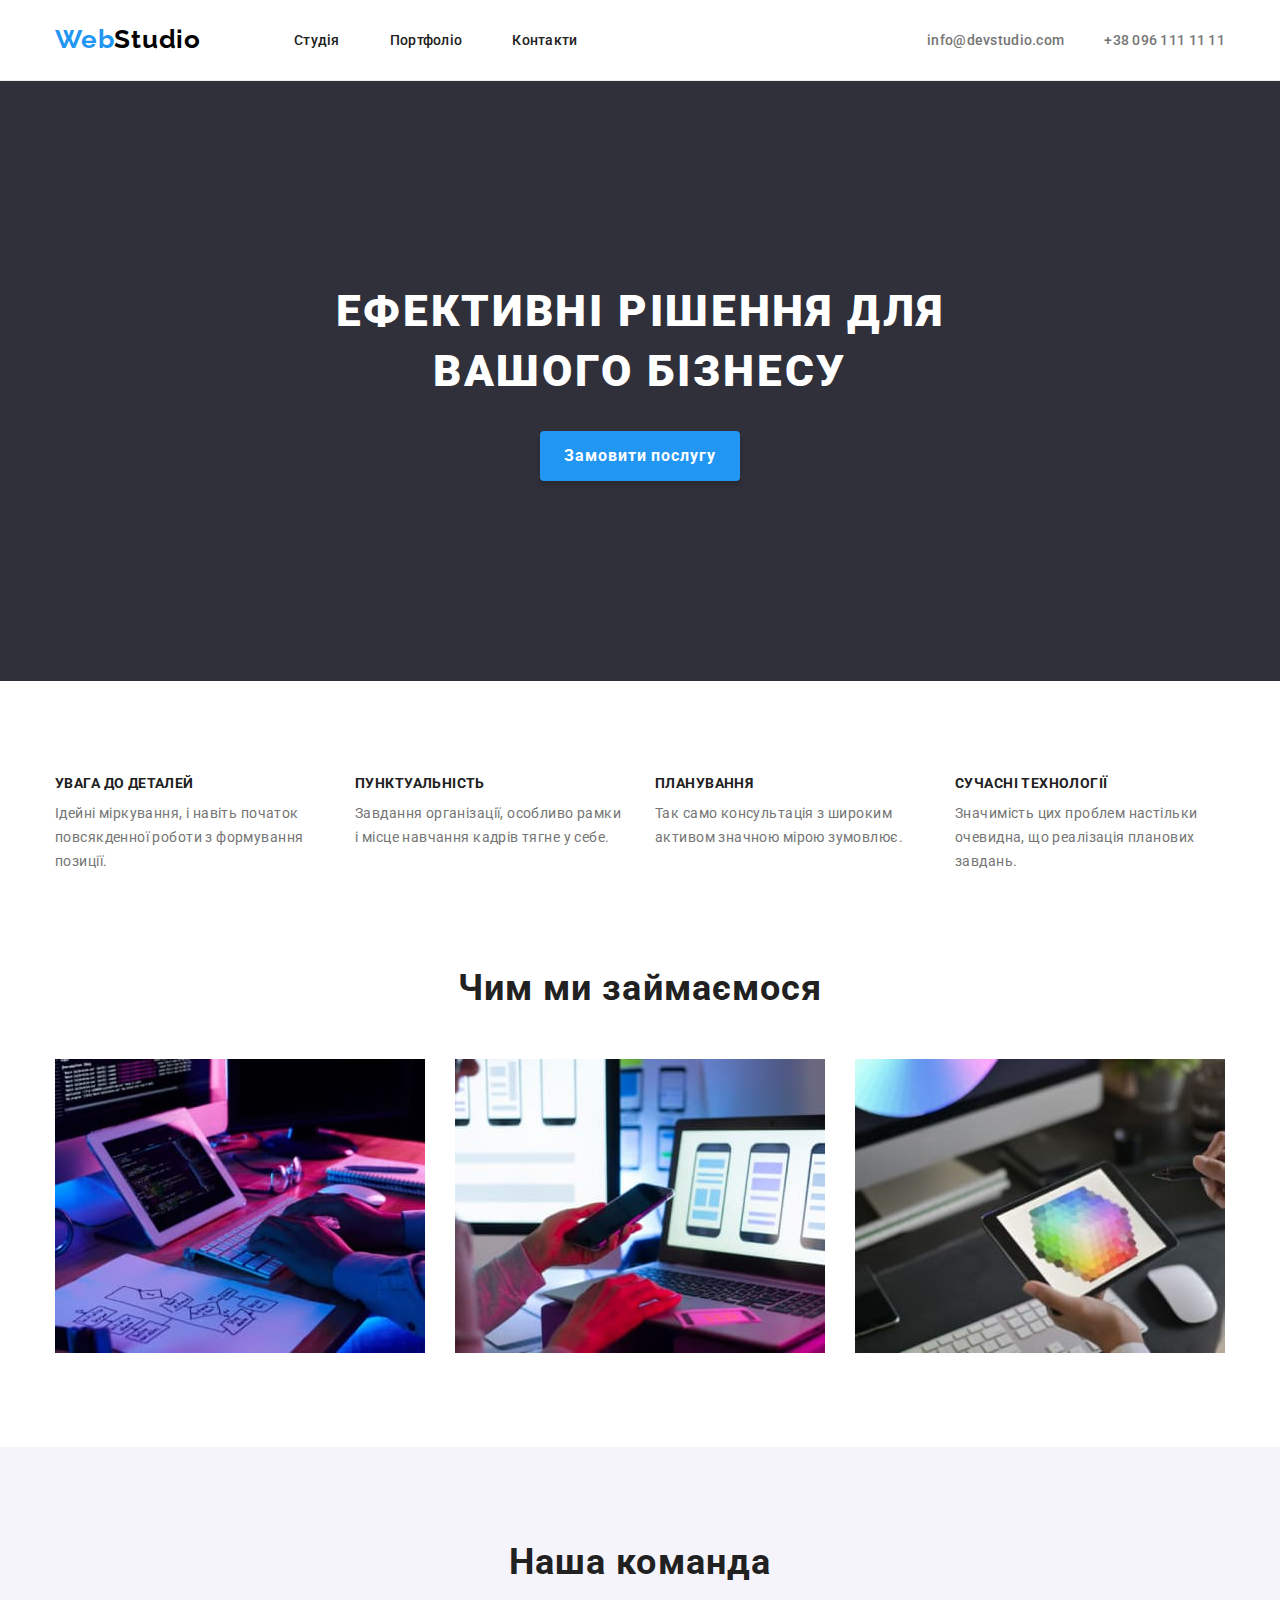
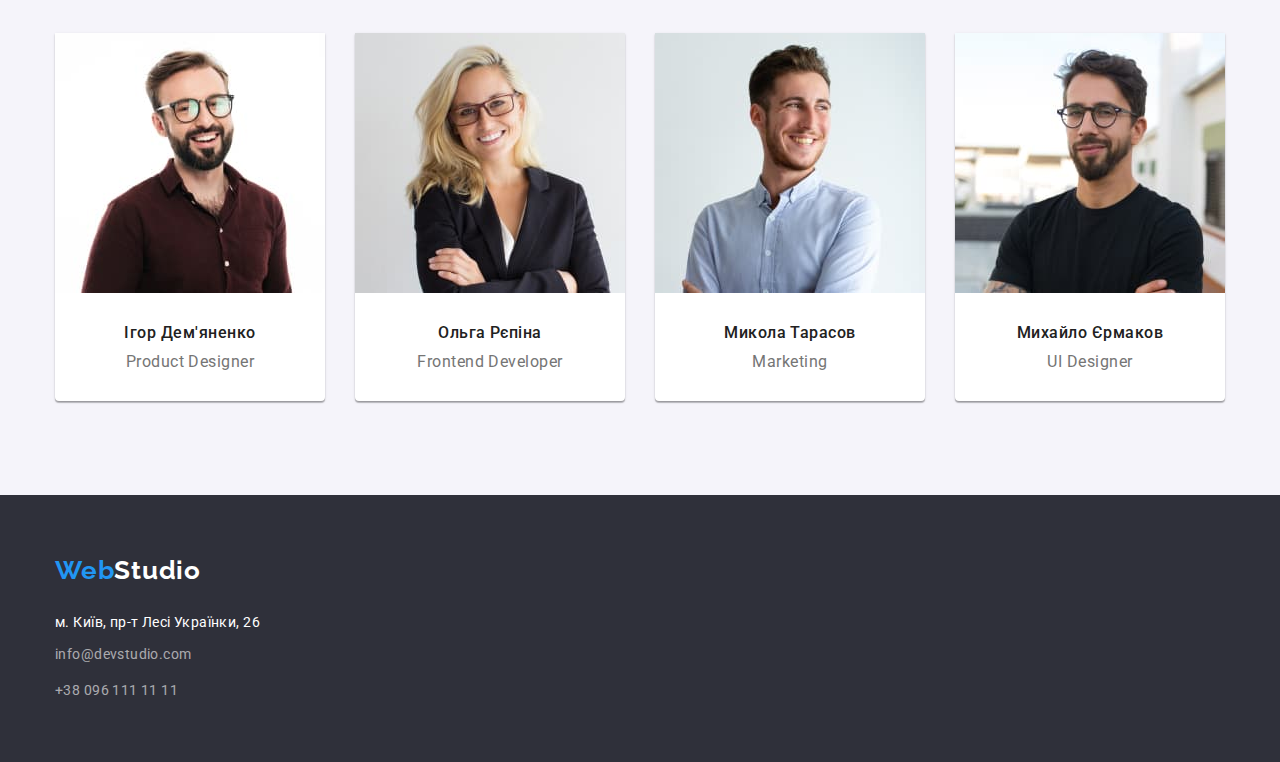
<file: index.html>
<!DOCTYPE html>
<html lang="uk-UA">
  <head>
    <meta charset="UTF-8" />
    <meta http-equiv="X-UA-Compatible" content="IE=edge" />
    <meta name="viewport" content="width=device-width, initial-scale=1.0" />
    <title>Головна</title>
    <link rel="preconnect" href="https://fonts.googleapis.com" />
    <link rel="preconnect" href="https://fonts.gstatic.com" crossorigin />
    <link
      href="https://fonts.googleapis.com/css2?family=Raleway:wght@700&family=Roboto:wght@400;500;700;900&display=swap"
      rel="stylesheet"
    />
    <link rel="stylesheet" href="./css/modern-normalize.css" />
    <link rel="stylesheet" href="./css/styles.css" />
  </head>

  <body>
    <header class="header">
      <!--Головна інформація-->
      <div class="container main-nav">
        <nav class="nav">
          <a href="./index.html" class="link logo"
            ><span class="logo-web">Web</span
            ><span class="logo-studio">Studio</span></a
          >
          <ul class="list site-navigation">
            <li class="item"><a href="./index.html" class="link">Студія</a></li>
            <li class="item">
              <a href="./portfolio.html" class="link current-portfolio"
                >Портфоліо</a
              >
            </li>
            <li class="item">
              <a href="#" class="link current-contacts">Контакти</a>
            </li>
          </ul>
        </nav>

        <!--Контактна інформація-->
        <ul class="list contacts">
          <li class="item">
            <a href="mailto:info@devstudio.com" class="link"
              >info@devstudio.com</a
            >
          </li>
          <li class="item">
            <a href="tel:+380961111111" class="link">+38 096 111 11 11</a>
          </li>
        </ul>
      </div>
    </header>

    <main>
      <!--Секція герой-->
      <section class="hero">
        <div class="container">
          <h1 class="title">Ефективні рішення для вашого бізнесу</h1>
          <button type="button" class="button">Замовити послугу</button>
        </div>
      </section>

      <!--Секція наші сильні якості-->
      <section class="section our-strengths">
        <div class="container">
          <h2 class="visually-hidden">Наші особливості</h2>
          <!--h2 ховаємо через css-->
          <ul class="list items-section">
            <li class="item">
              <h3 class="title">Увага до деталей</h3>
              <p>
                Ідейні міркування, і навіть початок повсякденної роботи з
                формування позиції.
              </p>
            </li>
            <li class="item">
              <h3 class="title">Пунктуальність</h3>
              <p>
                Завдання організації, особливо рамки і місце навчання кадрів
                тягне у себе.
              </p>
            </li>
            <li class="item">
              <h3 class="title">Планування</h3>
              <p>
                Так само консультація з широким активом значною мірою зумовлює.
              </p>
            </li>
            <li class="item">
              <h3 class="title">Сучасні технології</h3>
              <p>
                Значимість цих проблем настільки очевидна, що реалізація
                планових завдань.
              </p>
            </li>
          </ul>
        </div>
      </section>

      <!--Секція чим займаємось-->
      <section class="section what-we-do">
        <div class="container">
          <h2 class="title">Чим ми займаємося</h2>
          <ul class="list images">
            <li class="item">
              <img
                src="./images/programist_with_leptop.jpg"
                alt="Програміст з ноутбуком"
                width="370"
                height="294"
              />
            </li>
            <li class="item">
              <img
                src="./images/programist_with_mobile_phone.jpg"
                alt="Програміст з мобільним телефоном"
                width="370"
                height="294"
              />
            </li>
            <li class="item">
              <img
                src="./images/programist_with_map-case.jpg"
                alt="Програміст з планшетом"
                width="370"
                height="294"
              />
            </li>
          </ul>
        </div>
      </section>

      <!--Секція наша команда-->
      <section class="section our-team">
        <div class="container">
          <h2 class="title">Наша команда</h2>
          <ul class="list our-team-img">
            <li class="item">
              <img
                src="./images/igor_dem.jpg"
                alt="Ігор Дем'яненко,Product Designer "
                width="270"
                height="260"
              />
              <div class="bg-white">
                <h3 class="title">Ігор Дем'яненко</h3>
                <p lang="en">Product Designer</p>
              </div>
            </li>
            <li class="item">
              <img
                src="./images/olha_repina.jpg"
                alt="Ольга Рєпіна,Frontend Developer "
                width="270"
                height="260"
              />
              <div class="bg-white">
                <h3 class="title">Ольга Рєпіна</h3>
                <p lang="en">Frontend Developer</p>
              </div>
            </li>
            <li class="item">
              <img
                src="./images/mykola_tarasov.jpg"
                alt="Микола Тарасов,Marketing "
                width="270"
                height="260"
              />
              <div class="bg-white">
                <h3 class="title">Микола Тарасов</h3>
                <p lang="en">Marketing</p>
              </div>
            </li>
            <li class="item">
              <img
                src="./images/mykhaylo_yerm.jpg"
                alt="Михайло Єрмаков,UI Designer "
                width="270"
                height="260"
              />
              <div class="bg-white">
                <h3 class="title">Михайло Єрмаков</h3>
                <p lang="en">UI Designer</p>
              </div>
            </li>
          </ul>
        </div>
      </section>
    </main>
    <!--Підвал, логотип посилання на головну, адреса, список контактів-->
    <footer class="footer">
      <div class="container">
        <a href="./index.html" class="link logo"
          ><span class="logo-web">Web</span
          ><span class="logo-studio">Studio</span></a
        >
        <address>
          <ul class="list contacts-ft">
            <li class="item">
              <a
                href="https://goo.gl/maps/CPtrU1FHBa2aNyZL9"
                target="_blank"
                rel="noopener noreferrer nofollow"
                class="adress"
                >м. Київ, пр-т Лесі Українки, 26</a
              >
            </li>
            <li class="item">
              <a href="mailto:info@devstudio.com" class="link"
                >info@devstudio.com</a
              >
            </li>
            <li class="item">
              <a href="tel:+380961111111" class="link">+38 096 111 11 11</a>
            </li>
          </ul>
        </address>
      </div>
    </footer>
  </body>
</html>
</file>
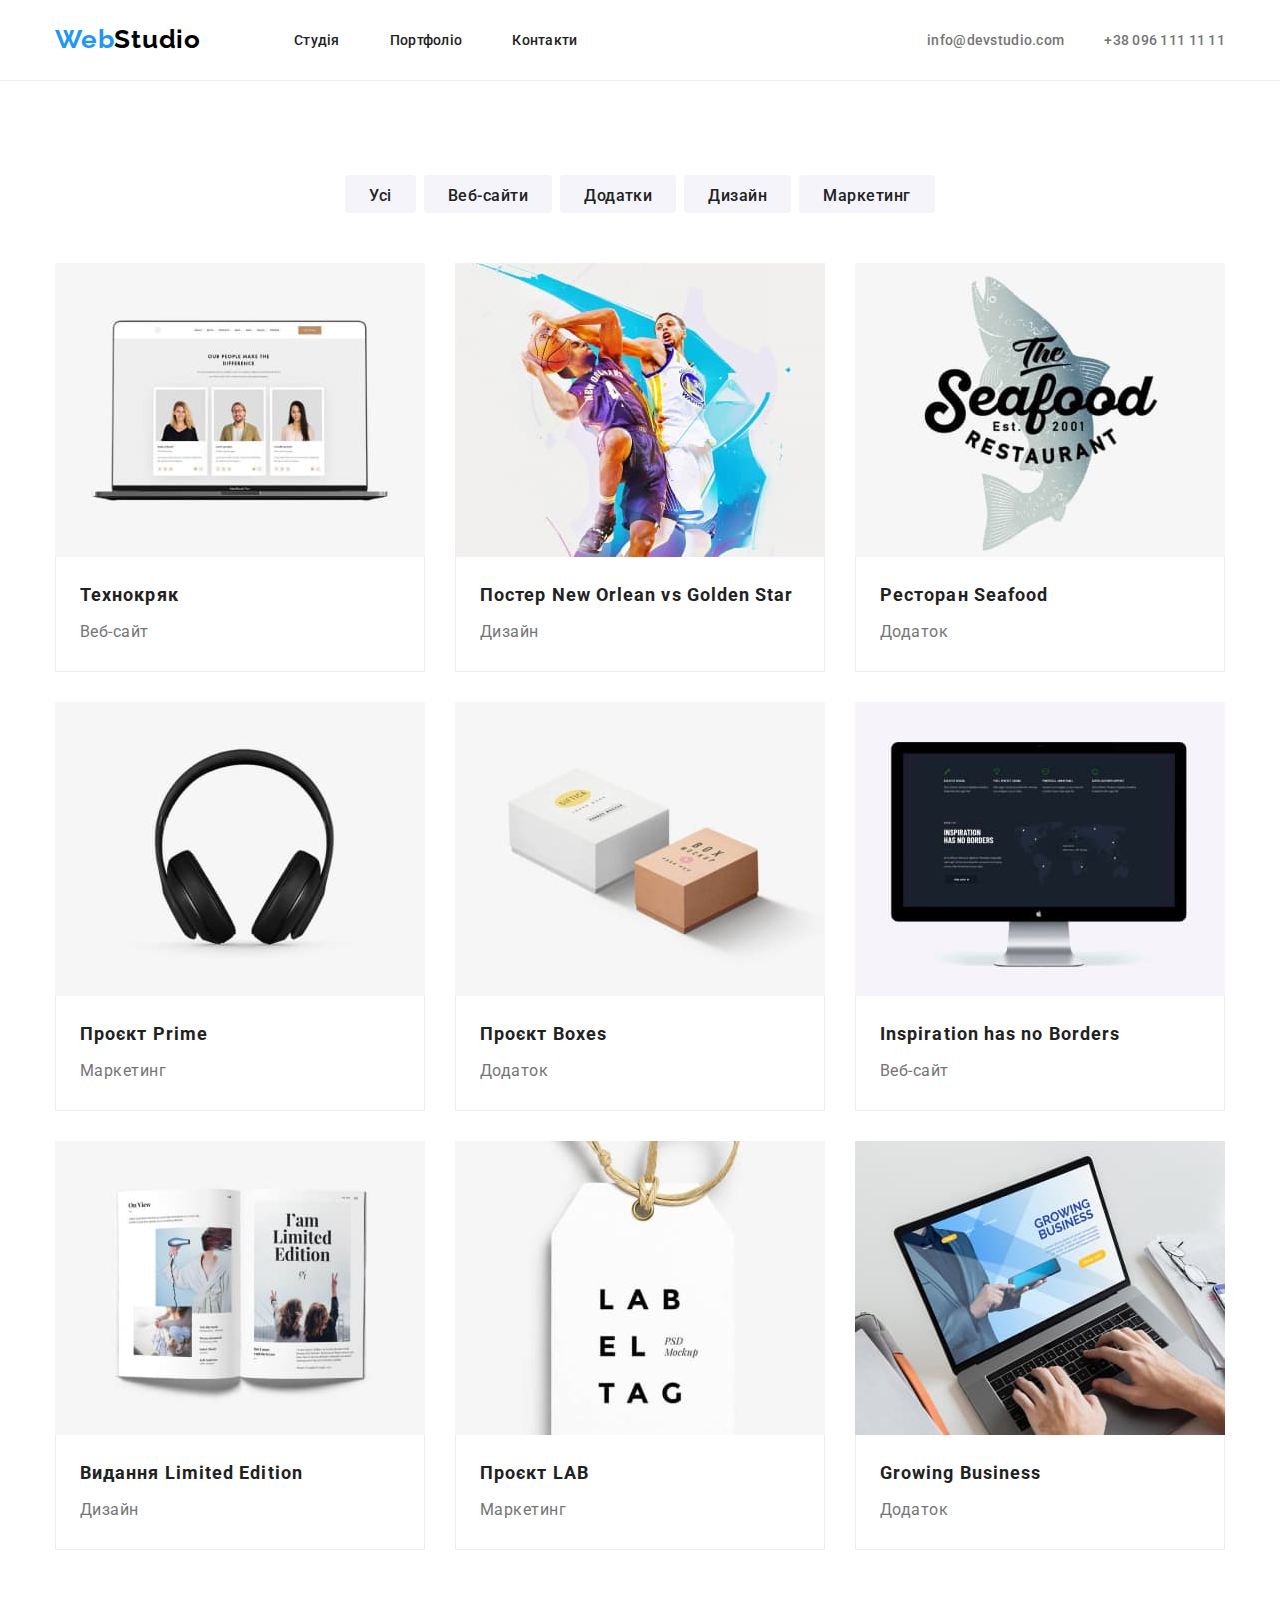
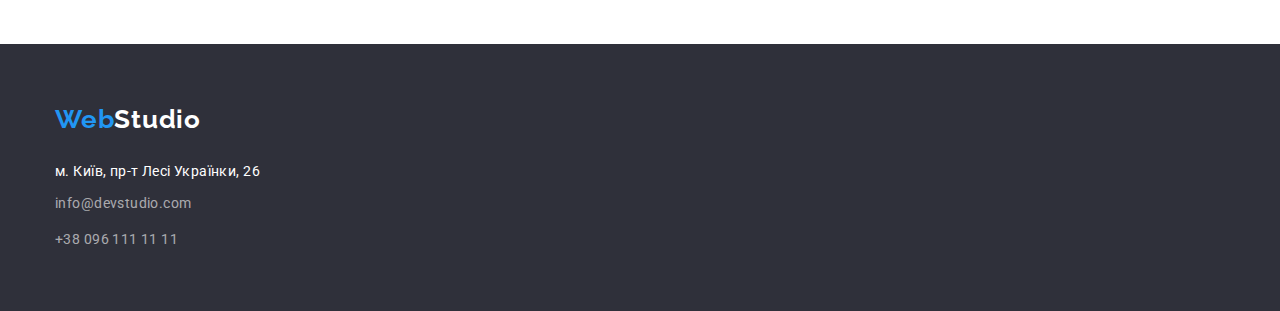
<file: portfolio.html>
<!DOCTYPE html>
<html lang="uk-UA">
  <head>
    <meta charset="UTF-8" />
    <meta http-equiv="X-UA-Compatible" content="IE=edge" />
    <meta name="viewport" content="width=device-width, initial-scale=1.0" />
    <title>Портфоліо</title>
    <link rel="preconnect" href="https://fonts.googleapis.com" />
    <link rel="preconnect" href="https://fonts.gstatic.com" crossorigin />
    <link
      href="https://fonts.googleapis.com/css2?family=Raleway:wght@700&family=Roboto:wght@400;500;700;900&display=swap"
      rel="stylesheet"
    />
    <link rel="stylesheet" href="./css/modern-normalize.css" />
    <link rel="stylesheet" href="./css/styles.css" />
  </head>

  <body>
    <header class="header">
      <!--Головна інформація-->
      <div class="container main-nav">
        <nav class="nav">
          <a href="./index.html" class="link logo"
            ><span class="logo-web">Web</span
            ><span class="logo-studio">Studio</span></a
          >
          <ul class="list site-navigation">
            <li class="item"><a href="./index.html" class="link">Студія</a></li>
            <li class="item">
              <a href="./portfolio.html" class="link current-portfolio"
                >Портфоліо</a
              >
            </li>
            <li class="item">
              <a href="#" class="link current-contacts">Контакти</a>
            </li>
          </ul>
        </nav>

        <!--Контактна інформація-->
        <ul class="list contacts">
          <li class="item">
            <a href="mailto:info@devstudio.com" class="link"
              >info@devstudio.com</a
            >
          </li>
          <li class="item">
            <a href="tel:+380961111111" class="link">+38 096 111 11 11</a>
          </li>
        </ul>
      </div>
    </header>

    <main>
      <section class="section">
        <div class="container">
          <h1 class="visually-hidden">Приклади наших робіт</h1>
          <!--Фільтр-->
          <ul class="list filtrs">
            <li class="item">
              <button type="button" class="filtr">Усі</button>
            </li>
            <li class="item">
              <button type="button" class="filtr">Веб-сайти</button>
            </li>
            <li class="item">
              <button type="button" class="filtr">Додатки</button>
            </li>
            <li class="item">
              <button type="button" class="filtr">Дизайн</button>
            </li>
            <li class="item">
              <button type="button" class="filtr">Маркетинг</button>
            </li>
          </ul>
          <!-- Приклади наших робіт -->
          <ul class="list examples">
            <li class="item">
              <img
                src="./images/website.jpg"
                alt="Веб-сайт"
                width="370"
                height="294"
              />
              <div class="signature">
                <h2 class="title">Технокряк</h2>
                <p>Веб-сайт</p>
              </div>
            </li>
            <li class="item">
              <img
                src="./images/basketball_players.jpg"
                alt="Два гравці в баскетбол"
                width="370"
                height="294"
              />
              <div class="signature">
                <h2 class="title">
                  Постер <span lang="en">New Orlean vs Golden Star</span>
                </h2>
                <p>Дизайн</p>
              </div>
            </li>
            <li class="item">
              <img
                src="./images/seafood_restaurant.jpg"
                alt="Ресторан Seafood"
                width="370"
                height="294"
              />
              <div class="signature">
                <h2 class="title">Ресторан <span lang="en">Seafood</span></h2>
                <p>Додаток</p>
              </div>
            </li>
            <li class="item">
              <img
                src="./images/headphones.jpg"
                alt="Навушники"
                width="370"
                height="294"
              />
              <div class="signature">
                <h2 class="title">Проєкт <span lang="en">Prime</span></h2>
                <p>Маркетинг</p>
              </div>
            </li>
            <li class="item">
              <img
                src="./images/two_boxes.jpg"
                alt="Дві коробки"
                width="370"
                height="294"
              />
              <div class="signature">
                <h2 class="title">Проєкт <span lang="en">Boxes</span></h2>
                <p>Додаток</p>
              </div>
            </li>
            <li class="item">
              <img
                src="./images/monitor.jpg"
                alt="Монітор"
                width="370"
                height="294"
              />
              <div class="signature">
                <h2 class="title">
                  <span lang="en">Inspiration has no Borders</span>
                </h2>
                <p>Веб-сайт</p>
              </div>
            </li>
            <li class="item">
              <img
                src="./images/journal.jpg"
                alt="Журнал"
                width="370"
                height="294"
              />
              <div class="signature">
                <h2 class="title">
                  Видання <span lang="en">Limited Edition</span>
                </h2>
                <p>Дизайн</p>
              </div>
            </li>
            <li class="item">
              <img
                src="./images/label.jpg"
                alt="Етикетка з надписом"
                width="370"
                height="294"
              />
              <div class="signature">
                <h2 class="title">Проєкт <span lang="en">LAB</span></h2>
                <p>Маркетинг</p>
              </div>
            </li>
            <li class="item">
              <img
                src="./images/laptop_with_website.jpg"
                alt="Ноутбук з веб-сайтом"
                width="370"
                height="294"
              />
              <div class="signature">
                <h2 class="title"><span lang="en">Growing Business</span></h2>
                <p>Додаток</p>
              </div>
            </li>
          </ul>
        </div>
      </section>
    </main>
    <!--Підвал, логотип посилання на головну, адреса, список контактів-->
    <footer class="footer">
      <div class="container">
        <a href="./index.html" class="link logo"
          ><span class="logo-web">Web</span
          ><span class="logo-studio">Studio</span></a
        >
        <address>
          <ul class="list contacts-ft">
            <li class="item">
              <a
                href="https://goo.gl/maps/CPtrU1FHBa2aNyZL9"
                target="_blank"
                rel="noopener noreferrer nofollow"
                class="adress"
                >м. Київ, пр-т Лесі Українки, 26</a
              >
            </li>
            <li class="item">
              <a href="mailto:info@devstudio.com" class="link"
                >info@devstudio.com</a
              >
            </li>
            <li class="item">
              <a href="tel:+380961111111" class="link">+38 096 111 11 11</a>
            </li>
          </ul>
        </address>
      </div>
    </footer>
  </body>
</html>
</file>
<file: css/styles.css>
:root {
  --main-text-color: #757575;
  --turquoise-color: #2196f3;
  --nav-title-color: #212121;
  --tel-mail-footer-col: rgba(255, 255, 255, 0.6);
  --white-color: #ffffff;
  --black-color: #000000;
  --dark-color: #2f303a;
  --section-light-color: #f5f4fa;
  --button-active-color: #188ce8;
}

body {
  font-family: 'Roboto', sans-serif;
  color: var(--main-text-color);
  background-color: var(--white-color);
}

h1,
h2,
h3,
h4,
h5,
h6,
p {
  margin-top: 0;
  margin-bottom: 0;
}

.list {
  list-style: none;
  padding-left: 0;
  margin: 0;
}

.link {
  text-decoration: none;
  color: inherit;
}

img {
  display: block;
  max-width: 100%;
  height: auto;
}

.container {
  width: 1200px;
  padding-left: 15px;
  padding-right: 15px;
  margin-left: auto;
  margin-right: auto;
}

.visually-hidden {
  position: absolute;
  white-space: nowrap;
  width: 1px;
  height: 1px;
  overflow: hidden;
  border: 0;
  padding: 0;
  clip: rect(0 0 0 0);
  clip-path: inset(50%);
  margin: -1px;
}

/* Хедер */

.nav .logo-web {
  color: var(--turquoise-color);
}
.nav .logo-studio {
  color: var(--black-color);
}

.logo {
  font-family: 'Raleway', sans-serif;
  font-weight: 700;
  font-size: 26px;
  line-height: calc(31 / 26);
  letter-spacing: 0.03em;
}

.main-nav {
  display: flex;
  align-items: center;
}

.nav {
  display: flex;
}

.nav .logo {
  display: block;
  padding-top: 24px;
  padding-bottom: 25px;
  margin-right: 93px;
}

.site-navigation {
  display: flex;
}

.site-navigation .item:not(:last-child) {
  margin-right: 50px;
}

.site-navigation .link {
  display: block;
  width: 100%;
  padding-top: 32px;
  padding-bottom: 32px;
  font-weight: 500;
  font-size: 14px;
  line-height: 16px;
  letter-spacing: 0.02em;
  color: var(--nav-title-color);
}

.nav .link:hover,
.nav .link:focus {
  color: var(--turquoise-color);
}

.nav .link.current {
  color: var(--turquoise-color);
}

.contacts {
  display: flex;
  margin-left: auto;
}

.contacts .item:not(:last-child) {
  margin-right: 40px;
}

.contacts .link {
  display: block;
  padding-top: 32px;
  padding-bottom: 32px;
  font-weight: 500;
  font-size: 14px;
  line-height: 16px;
  letter-spacing: 0.02em;
  color: var(--main-text-color);
}
.contacts .link:hover,
.contacts .link:focus {
  color: var(--turquoise-color);
}

.header {
  border-bottom: 1px solid #ececec;
}

/*Герой*/
.hero {
  padding-top: 200px;
  padding-bottom: 200px;
  text-align: center;
  background-color: var(--dark-color);
}

.hero .title {
  margin-left: auto;
  margin-right: auto;
  margin-bottom: 30px;
  width: 696px;
  font-weight: 900;
  font-size: 44px;
  line-height: calc(60 / 44);
  letter-spacing: 0.06em;
  text-transform: uppercase;
  color: var(--white-color);
}

/*Кнопка замовити послугу*/
.button {
  width: 200px;
  height: 50px;
  font-family: inherit;
  font-weight: 700;
  font-size: 16px;
  line-height: calc(30 / 16);
  letter-spacing: 0.06em;
  border-color: transparent;
  cursor: pointer;
  box-shadow: 0px 4px 4px rgba(0, 0, 0, 0.15);
  border-radius: 4px;
  color: var(--white-color);
  background-color: var(--turquoise-color);
}

.button:hover,
.button:focus {
  background-color: var(--button-active-color);
}

/*Секції*/

/*Секція наші сильні якості*/

.section {
  padding-top: 94px;
  padding-bottom: 94px;
}

.section .title {
  font-weight: 700;
  font-size: 36px;
  line-height: calc(42 / 36);
  letter-spacing: 0.03em;
  color: var(--nav-title-color);
}

.our-strengths .title {
  margin-bottom: 10px;
  font-size: 14px;
  line-height: calc(16 / 14);
  letter-spacing: 0.03em;
  text-transform: uppercase;
}

.our-strengths p {
  font-size: 14px;
  line-height: calc(24 / 14);
  letter-spacing: 0.03em;
}

.our-strengths {
  width: 100%;
}
.our-strengths .item {
  max-width: 270px;
  margin: 0;
}

.our-strengths .items-section {
  display: flex;
  justify-content: space-between;
}

/* Секція чим ми займаємося */
.what-we-do .title {
  margin-bottom: 50px;
  text-align: center;
}
.what-we-do {
  padding: 0;
}
.images {
  display: flex;
  padding-bottom: 94px;
  flex-wrap: wrap;
  gap: 30px;
}

/* Секція наша команда*/

.our-team {
  background-color: var(--section-light-color);
}

.our-team .title {
  margin-bottom: 50px;
  text-align: center;
}

.our-team-img {
  display: flex;
  flex-wrap: wrap;
  gap: 30px;
}
.bg-white {
  padding: 30px;
}

.our-team-img .title {
  margin-bottom: 10px;
  font-weight: 500;
  font-size: 16px;
  line-height: calc(19 / 16);
  text-align: center;
  letter-spacing: 0.03em;
  color: var(--nav-title-color);
}
.our-team-img p {
  font-size: 16px;
  line-height: 19px;
  letter-spacing: 0.03em;
  text-align: center;
}
.our-team-img .item {
  background-color: var(--white-color);
  overflow: hidden;
  box-shadow: 0px 1px 3px rgba(0, 0, 0, 0.12), 0px 1px 1px rgba(0, 0, 0, 0.14),
    0px 2px 1px rgba(0, 0, 0, 0.2);
  border-radius: 0px 0px 4px 4px;
}
/*Портфоліо*/

/*Фільтр*/
.filtrs {
  display: flex;
  justify-content: center;
  margin-bottom: 50px;
}

.filtrs .item:not(:last-child) {
  margin-right: 8px;
}

.filtr {
  height: 38px;
  padding: 6px 22px;
  font-family: inherit;
  font-weight: 500;
  font-size: 16px;
  line-height: calc(26 / 16);
  text-align: center;
  border-color: transparent;
  cursor: pointer;
  letter-spacing: 0.03em;
  color: var(--nav-title-color);
  background-color: var(--section-light-color);
  border-radius: 4px;
}

.filtr:hover,
.filtr:focus {
  color: var(--white-color);
  background-color: var(--turquoise-color);
  box-shadow: 0px 3px 1px rgba(0, 0, 0, 0.1), 0px 1px 2px rgba(0, 0, 0, 0.08),
    0px 2px 2px rgba(0, 0, 0, 0.12);
}

/*Приклади наших робіт*/
.examples {
  display: flex;
  flex-wrap: wrap;
  gap: 30px;
}

.examples .title {
  padding-left: 24px;
  padding-right: 24px;
  margin-bottom: 4px;
  font-size: 18px;
  line-height: calc(36 / 18);
  letter-spacing: 0.06em;
}

.examples p {
  max-width: 100%;
  padding-left: 24px;
  padding-right: 24px;
  font-size: 16px;
  line-height: calc(30 / 16);
  letter-spacing: 0.03em;
}

.signature {
  padding-top: 20px;
  padding-bottom: 24px;
  background-color: #ffffff;
  border: 1px solid #eeeeee;
  border-top: none;
}

/*Підвал*/
.footer {
  background-color: var(--dark-color);
  padding-top: 60px;
  padding-bottom: 60px;
}
.footer address {
  font-style: normal;
}

.footer .logo {
  display: block;
  margin-bottom: 28px;
}

.footer .logo-web {
  color: var(--turquoise-color);
}

.footer .logo-studio {
  color: var(--white-color);
}
.contacts-ft .adress {
  font-weight: 400;
  font-size: 14px;
  line-height: 16px;
  letter-spacing: 0.03em;
  color: var(--white-color);
  text-decoration: none;
}
.contacts-ft .adress:hover,
.contacts-ft .adress:focus {
  color: var(--turquoise-color);
}
.contacts-ft .link {
  color: var(--tel-mail-footer-col);
  font-size: 14px;
  line-height: calc(24 / 14);
  letter-spacing: 0.03em;
}
.contacts-ft .link:hover,
.contacts-ft .link:focus {
  color: var(--turquoise-color);
}
.contacts-ft .item:not(:last-child) {
  margin-bottom: 12px;
}

.contacts-ft .item {
  display: flex;
}
</file>
